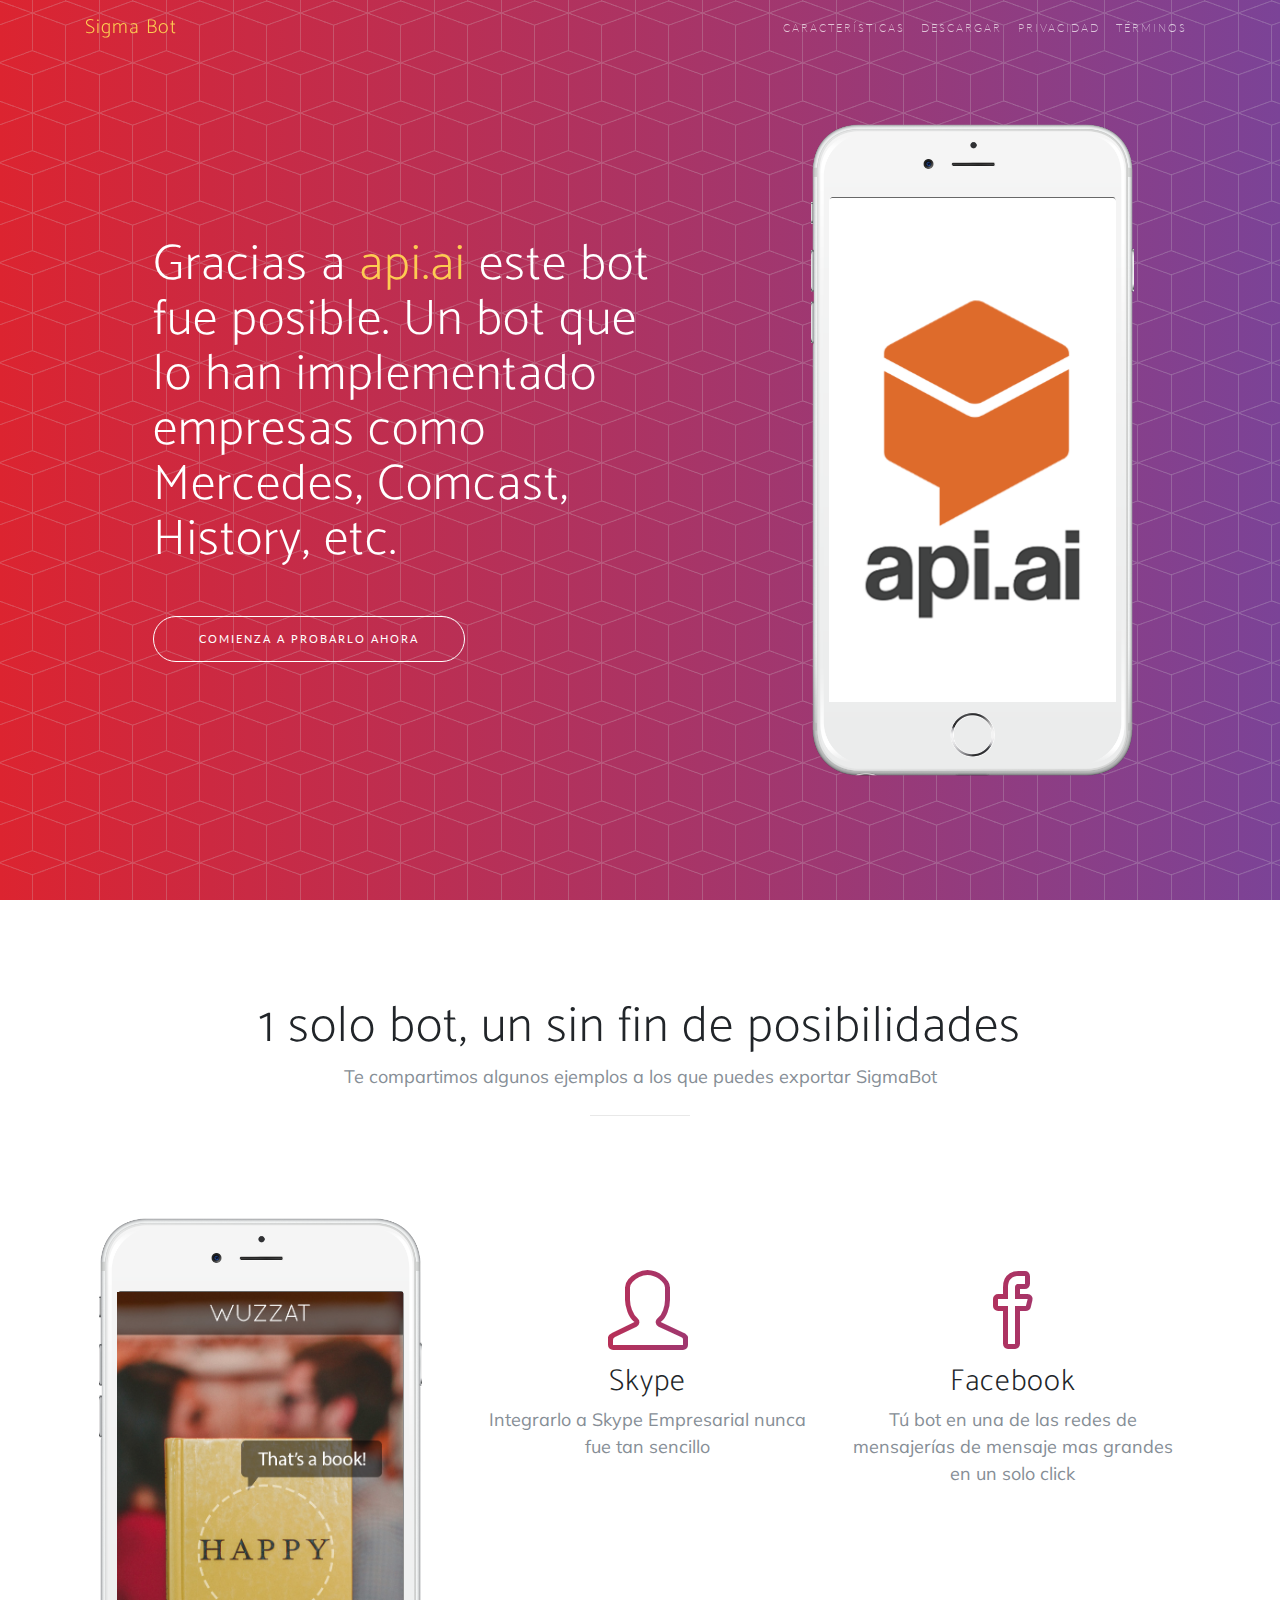
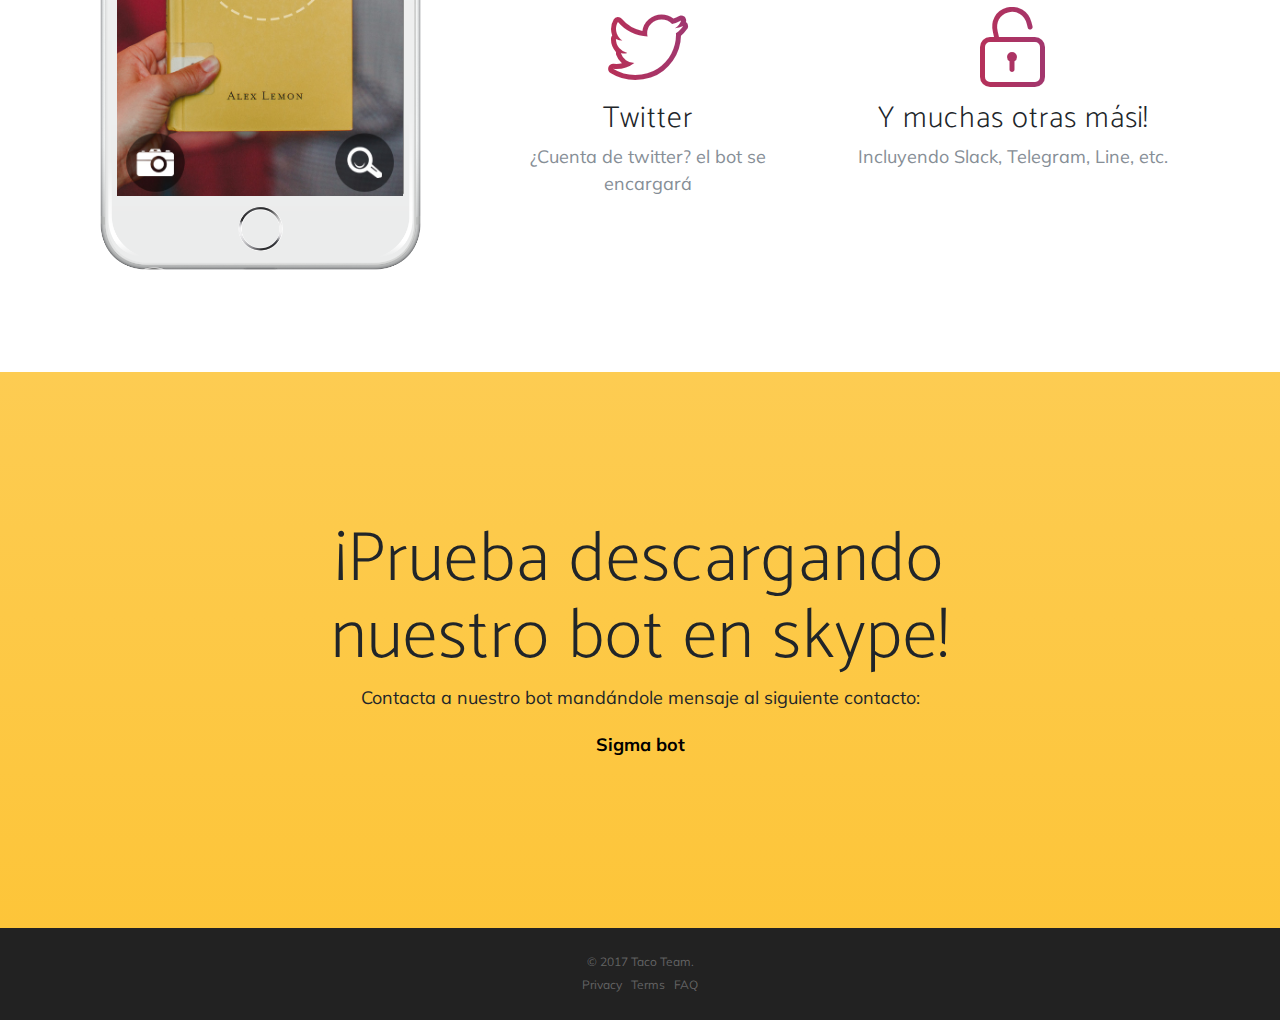
<file: index.html>
<!DOCTYPE html>
<html lang="en">

  <head>

    <meta charset="utf-8">
    <meta name="viewport" content="width=device-width, initial-scale=1, shrink-to-fit=no">
    <meta name="description" content="">
    <meta name="author" content="">

    <title>SigmaBot</title>

    <!-- Bootstrap core CSS -->
    <link href="vendor/bootstrap/css/bootstrap.min.css" rel="stylesheet">

    <!-- Custom fonts for this template -->
    <link rel="stylesheet" href="vendor/font-awesome/css/font-awesome.min.css">
    <link rel="stylesheet" href="vendor/simple-line-icons/css/simple-line-icons.css">
    <link href="https://fonts.googleapis.com/css?family=Lato" rel="stylesheet">
    <link href="https://fonts.googleapis.com/css?family=Catamaran:100,200,300,400,500,600,700,800,900" rel="stylesheet">
    <link href="https://fonts.googleapis.com/css?family=Muli" rel="stylesheet">
    <link rel="shortcut icon" href="img/favicon.ico" type="image/x-icon">
    <link rel="icon" href="img/favicon.ico" type="image/x-icon">
    <!-- Plugin CSS -->
    <link rel="stylesheet" href="device-mockups/device-mockups.min.css">

    <!-- Custom styles for this template -->
    <link href="css/new-age.css" rel="stylesheet">

  </head>

  <body id="page-top">

    <!-- Navigation -->
    <nav class="navbar navbar-expand-lg navbar-light fixed-top" id="mainNav">
      <div class="container">
        <a class="navbar-brand js-scroll-trigger" href="#page-top">Sigma Bot</a>
        <button class="navbar-toggler navbar-toggler-right" type="button" data-toggle="collapse" data-target="#navbarResponsive" aria-controls="navbarResponsive" aria-expanded="false" aria-label="Toggle navigation">
          Menu
          <i class="fa fa-bars"></i>
        </button>
        <div class="collapse navbar-collapse" id="navbarResponsive">
          <ul class="navbar-nav ml-auto">
            <li class="nav-item">
              <a class="nav-link js-scroll-trigger" href="#features">Características</a>
            </li>
            <li class="nav-item">
              <a class="nav-link js-scroll-trigger" href="#download">Descargar</a>
            </li>
            <li class="nav-item">
              <a class="nav-link js-scroll-trigger" href="privacy.html">Privacidad</a>
            </li>
            <li class="nav-item">
              <a class="nav-link js-scroll-trigger" href="terms.html">Términos</a>
            </li>
          </ul>
        </div>
      </div>
    </nav>

    <header class="masthead">
      <div class="container h-100">
        <div class="row h-100">
          <div class="col-lg-7 my-auto">
            <div class="header-content mx-auto">
              <h1 class="mb-5">Gracias a <a href="https://api.ai/">api.ai</a> este bot fue posible. Un bot que lo han implementado empresas como Mercedes, Comcast, History, etc. </h1>
              <a href="#download" class="btn btn-outline btn-xl js-scroll-trigger">Comienza a probarlo ahora</a>
            </div>
          </div>
          <div class="col-lg-5 my-auto">
            <div class="device-container">
              <div class="device-mockup iphone6_plus portrait white">
                <div class="device">
                  <div class="screen">
                    <!-- Demo image for screen mockup, you can put an image here, some HTML, an animation, video, or anything else! -->
                    <img src="img/apiai.png" class="img-fluid" alt="">
                  </div>
                  <div class="button">
                    <!-- You can hook the "home button" to some JavaScript events or just remove it -->
                  </div>
                </div>
              </div>
            </div>
          </div>
        </div>
      </div>
    </header>


    <section class="features" id="features">
      <div class="container">
        <div class="section-heading text-center">
          <h2>1 solo bot, un sin fin de posibilidades</h2>
          <p class="text-muted">Te compartimos algunos ejemplos a los que puedes exportar SigmaBot</p>
          <hr>
        </div>
        <div class="row">
          <div class="col-lg-4 my-auto">
            <div class="device-container">
              <div class="device-mockup iphone6_plus portrait white">
                <div class="device">
                  <div class="screen">
                    <!-- Demo image for screen mockup, you can put an image here, some HTML, an animation, video, or anything else! -->
                    <img src="img/demo-screen-1.jpg" class="img-fluid" alt="">
                  </div>
                  <div class="button">
                    <!-- You can hook the "home button" to some JavaScript events or just remove it -->
                  </div>
                </div>
              </div>
            </div>
          </div>
          <div class="col-lg-8 my-auto">
            <div class="container-fluid">
              <div class="row">
                <div class="col-lg-6">
                  <div class="feature-item">
                    <i class=" icon-user text-primary"></i>
                    <h3>Skype</h3>
                    <p class="text-muted">Integrarlo a Skype Empresarial nunca fue tan sencillo</p>
                  </div>
                </div>
                <div class="col-lg-6">
                  <div class="feature-item">
                    <i class="icon-social-facebook text-primary"></i>
                    <h3>Facebook</h3>
                    <p class="text-muted">Tú bot en una de las redes de mensajerías de mensaje mas grandes en un solo click</p>
                  </div>
                </div>
              </div>
              <div class="row">
                <div class="col-lg-6">
                  <div class="feature-item">
                    <i class="icon-social-twitter text-primary"></i>
                    <h3>Twitter</h3>
                    <p class="text-muted">¿Cuenta de twitter? el bot se encargará</p>
                  </div>
                </div>
                <div class="col-lg-6">
                  <div class="feature-item">
                    <i class="icon-lock-open text-primary"></i>
                    <h3>Y muchas otras más¡!</h3>
                    <p class="text-muted">Incluyendo Slack, Telegram, Line, etc.</p>
                  </div>
                </div>
              </div>
            </div>
          </div>
        </div>
      </div>
    </section>



        <section class="download bg-primary text-center" id="download">
          <div class="container">
            <div class="row">
              <div class="col-md-8 mx-auto">
                <h2 class="section-heading">¡Prueba descargando nuestro bot en skype!</h2>
                <p>Contacta a nuestro bot mandándole mensaje al siguiente contacto: </p>
              <a href="https://join.skype.com/bot/5fca3b82-2a66-4a4f-b232-75a8bcd10675" id="pro" > <center><p><b>Sigma bot</b></p></center></a>
        <!--
                <div class="badges">

                  <a class="badge-link" href="#"><img src="img/google-play-badge.svg" alt=""></a>
                  <a class="badge-link" href="#"><img src="img/app-store-badge.svg" alt=""></a>

                </div>
                  -->
              </div>
            </div>
          </div>
        </section>
<!--
    <section class="cta">
      <div class="cta-content">
        <div class="container">
          <h2>Stop waiting.<br>Start building.</h2>
          <a href="#contact" class="btn btn-outline btn-xl js-scroll-trigger">Let's Get Started!</a>
        </div>
      </div>
      <div class="overlay"></div>
    </section>

    <section class="contact bg-primary" id="contact">
      <div class="container">
        <h2>We
          <i class="fa fa-heart"></i>
          new friends!</h2>
        <ul class="list-inline list-social">
          <li class="list-inline-item social-twitter">
            <a href="#">
              <i class="fa fa-twitter"></i>
            </a>
          </li>
          <li class="list-inline-item social-facebook">
            <a href="#">
              <i class="fa fa-facebook"></i>
            </a>
          </li>
          <li class="list-inline-item social-google-plus">
            <a href="#">
              <i class="fa fa-google-plus"></i>
            </a>
          </li>
        </ul>
      </div>
    </section>
-->
    <footer>
      <div class="container">
        <p>&copy; 2017 Taco Team.</p>
        <ul class="list-inline">
          <li class="list-inline-item">
            <a href="privacy.html">Privacy</a>
          </li>
          <li class="list-inline-item">
            <a href="terms.html">Terms</a>
          </li>
          <li class="list-inline-item">
            <a href="#">FAQ</a>
          </li>
        </ul>
      </div>
    </footer>

    <!-- Bootstrap core JavaScript -->
    <script src="vendor/jquery/jquery.min.js"></script>
    <script src="vendor/popper/popper.min.js"></script>
    <script src="vendor/bootstrap/js/bootstrap.min.js"></script>

    <!-- Plugin JavaScript -->
    <script src="vendor/jquery-easing/jquery.easing.min.js"></script>

    <!-- Custom scripts for this template -->
    <script src="js/new-age.min.js"></script>

  </body>

</html>
</file>
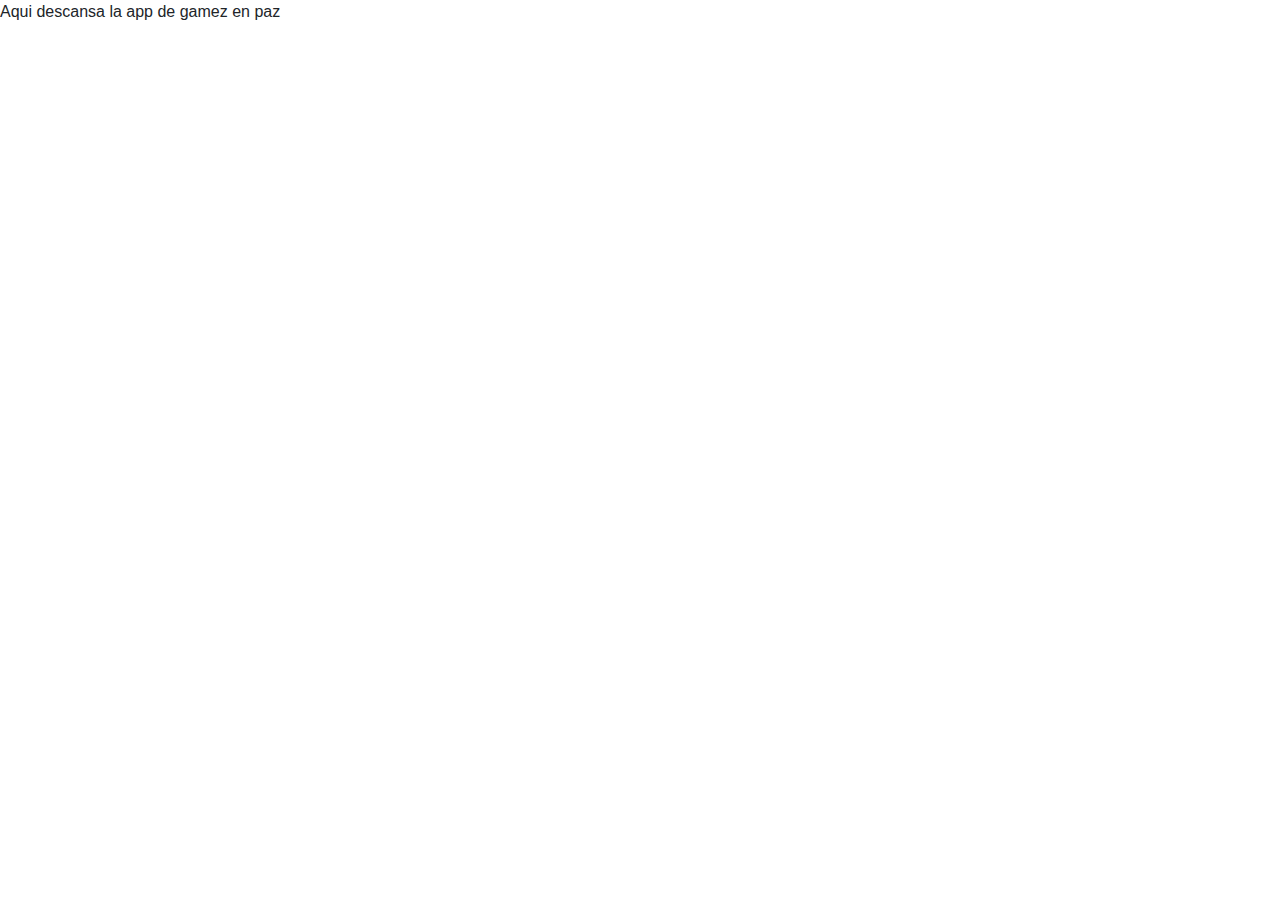
<file: privacy.html>
<!DOCTYPE html>
<html lang="en">

  <head>

    <meta charset="utf-8">
    <meta name="viewport" content="width=device-width, initial-scale=1, shrink-to-fit=no">
    <meta name="description" content="">
    <meta name="author" content="">

    <title>SigmaBot</title>

    <!-- Bootstrap core CSS -->
    <link href="vendor/bootstrap/css/bootstrap.min.css" rel="stylesheet">
  </head>

  <body id="page-top">
    Aqui descansa la app de gamez en paz

  </body>
  </html>
</file>
<file: vendor/simple-line-icons/css/simple-line-icons.css>
@font-face {
  font-family: 'simple-line-icons';
  src: url('../fonts/Simple-Line-Icons.eot?v=2.4.0');
  src: url('../fonts/Simple-Line-Icons.eot?v=2.4.0#iefix') format('embedded-opentype'), url('../fonts/Simple-Line-Icons.woff2?v=2.4.0') format('woff2'), url('../fonts/Simple-Line-Icons.ttf?v=2.4.0') format('truetype'), url('../fonts/Simple-Line-Icons.woff?v=2.4.0') format('woff'), url('../fonts/Simple-Line-Icons.svg?v=2.4.0#simple-line-icons') format('svg');
  font-weight: normal;
  font-style: normal;
}
/*
 Use the following CSS code if you want to have a class per icon.
 Instead of a list of all class selectors, you can use the generic [class*="icon-"] selector, but it's slower:
*/
.icon-user,
.icon-people,
.icon-user-female,
.icon-user-follow,
.icon-user-following,
.icon-user-unfollow,
.icon-login,
.icon-logout,
.icon-emotsmile,
.icon-phone,
.icon-call-end,
.icon-call-in,
.icon-call-out,
.icon-map,
.icon-location-pin,
.icon-direction,
.icon-directions,
.icon-compass,
.icon-layers,
.icon-menu,
.icon-list,
.icon-options-vertical,
.icon-options,
.icon-arrow-down,
.icon-arrow-left,
.icon-arrow-right,
.icon-arrow-up,
.icon-arrow-up-circle,
.icon-arrow-left-circle,
.icon-arrow-right-circle,
.icon-arrow-down-circle,
.icon-check,
.icon-clock,
.icon-plus,
.icon-minus,
.icon-close,
.icon-event,
.icon-exclamation,
.icon-organization,
.icon-trophy,
.icon-screen-smartphone,
.icon-screen-desktop,
.icon-plane,
.icon-notebook,
.icon-mustache,
.icon-mouse,
.icon-magnet,
.icon-energy,
.icon-disc,
.icon-cursor,
.icon-cursor-move,
.icon-crop,
.icon-chemistry,
.icon-speedometer,
.icon-shield,
.icon-screen-tablet,
.icon-magic-wand,
.icon-hourglass,
.icon-graduation,
.icon-ghost,
.icon-game-controller,
.icon-fire,
.icon-eyeglass,
.icon-envelope-open,
.icon-envelope-letter,
.icon-bell,
.icon-badge,
.icon-anchor,
.icon-wallet,
.icon-vector,
.icon-speech,
.icon-puzzle,
.icon-printer,
.icon-present,
.icon-playlist,
.icon-pin,
.icon-picture,
.icon-handbag,
.icon-globe-alt,
.icon-globe,
.icon-folder-alt,
.icon-folder,
.icon-film,
.icon-feed,
.icon-drop,
.icon-drawer,
.icon-docs,
.icon-doc,
.icon-diamond,
.icon-cup,
.icon-calculator,
.icon-bubbles,
.icon-briefcase,
.icon-book-open,
.icon-basket-loaded,
.icon-basket,
.icon-bag,
.icon-action-undo,
.icon-action-redo,
.icon-wrench,
.icon-umbrella,
.icon-trash,
.icon-tag,
.icon-support,
.icon-frame,
.icon-size-fullscreen,
.icon-size-actual,
.icon-shuffle,
.icon-share-alt,
.icon-share,
.icon-rocket,
.icon-question,
.icon-pie-chart,
.icon-pencil,
.icon-note,
.icon-loop,
.icon-home,
.icon-grid,
.icon-graph,
.icon-microphone,
.icon-music-tone-alt,
.icon-music-tone,
.icon-earphones-alt,
.icon-earphones,
.icon-equalizer,
.icon-like,
.icon-dislike,
.icon-control-start,
.icon-control-rewind,
.icon-control-play,
.icon-control-pause,
.icon-control-forward,
.icon-control-end,
.icon-volume-1,
.icon-volume-2,
.icon-volume-off,
.icon-calendar,
.icon-bulb,
.icon-chart,
.icon-ban,
.icon-bubble,
.icon-camrecorder,
.icon-camera,
.icon-cloud-download,
.icon-cloud-upload,
.icon-envelope,
.icon-eye,
.icon-flag,
.icon-heart,
.icon-info,
.icon-key,
.icon-link,
.icon-lock,
.icon-lock-open,
.icon-magnifier,
.icon-magnifier-add,
.icon-magnifier-remove,
.icon-paper-clip,
.icon-paper-plane,
.icon-power,
.icon-refresh,
.icon-reload,
.icon-settings,
.icon-star,
.icon-symbol-female,
.icon-symbol-male,
.icon-target,
.icon-credit-card,
.icon-paypal,
.icon-social-tumblr,
.icon-social-twitter,
.icon-social-facebook,
.icon-social-instagram,
.icon-social-linkedin,
.icon-social-pinterest,
.icon-social-github,
.icon-social-google,
.icon-social-reddit,
.icon-social-skype,
.icon-social-dribbble,
.icon-social-behance,
.icon-social-foursqare,
.icon-social-soundcloud,
.icon-social-spotify,
.icon-social-stumbleupon,
.icon-social-youtube,
.icon-social-dropbox,
.icon-social-vkontakte,
.icon-social-steam {
  font-family: 'simple-line-icons';
  speak: none;
  font-style: normal;
  font-weight: normal;
  font-variant: normal;
  text-transform: none;
  line-height: 1;
  /* Better Font Rendering =========== */
  -webkit-font-smoothing: antialiased;
  -moz-osx-font-smoothing: grayscale;
}
.icon-user:before {
  content: "\e005";
}
.icon-people:before {
  content: "\e001";
}
.icon-user-female:before {
  content: "\e000";
}
.icon-user-follow:before {
  content: "\e002";
}
.icon-user-following:before {
  content: "\e003";
}
.icon-user-unfollow:before {
  content: "\e004";
}
.icon-login:before {
  content: "\e066";
}
.icon-logout:before {
  content: "\e065";
}
.icon-emotsmile:before {
  content: "\e021";
}
.icon-phone:before {
  content: "\e600";
}
.icon-call-end:before {
  content: "\e048";
}
.icon-call-in:before {
  content: "\e047";
}
.icon-call-out:before {
  content: "\e046";
}
.icon-map:before {
  content: "\e033";
}
.icon-location-pin:before {
  content: "\e096";
}
.icon-direction:before {
  content: "\e042";
}
.icon-directions:before {
  content: "\e041";
}
.icon-compass:before {
  content: "\e045";
}
.icon-layers:before {
  content: "\e034";
}
.icon-menu:before {
  content: "\e601";
}
.icon-list:before {
  content: "\e067";
}
.icon-options-vertical:before {
  content: "\e602";
}
.icon-options:before {
  content: "\e603";
}
.icon-arrow-down:before {
  content: "\e604";
}
.icon-arrow-left:before {
  content: "\e605";
}
.icon-arrow-right:before {
  content: "\e606";
}
.icon-arrow-up:before {
  content: "\e607";
}
.icon-arrow-up-circle:before {
  content: "\e078";
}
.icon-arrow-left-circle:before {
  content: "\e07a";
}
.icon-arrow-right-circle:before {
  content: "\e079";
}
.icon-arrow-down-circle:before {
  content: "\e07b";
}
.icon-check:before {
  content: "\e080";
}
.icon-clock:before {
  content: "\e081";
}
.icon-plus:before {
  content: "\e095";
}
.icon-minus:before {
  content: "\e615";
}
.icon-close:before {
  content: "\e082";
}
.icon-event:before {
  content: "\e619";
}
.icon-exclamation:before {
  content: "\e617";
}
.icon-organization:before {
  content: "\e616";
}
.icon-trophy:before {
  content: "\e006";
}
.icon-screen-smartphone:before {
  content: "\e010";
}
.icon-screen-desktop:before {
  content: "\e011";
}
.icon-plane:before {
  content: "\e012";
}
.icon-notebook:before {
  content: "\e013";
}
.icon-mustache:before {
  content: "\e014";
}
.icon-mouse:before {
  content: "\e015";
}
.icon-magnet:before {
  content: "\e016";
}
.icon-energy:before {
  content: "\e020";
}
.icon-disc:before {
  content: "\e022";
}
.icon-cursor:before {
  content: "\e06e";
}
.icon-cursor-move:before {
  content: "\e023";
}
.icon-crop:before {
  content: "\e024";
}
.icon-chemistry:before {
  content: "\e026";
}
.icon-speedometer:before {
  content: "\e007";
}
.icon-shield:before {
  content: "\e00e";
}
.icon-screen-tablet:before {
  content: "\e00f";
}
.icon-magic-wand:before {
  content: "\e017";
}
.icon-hourglass:before {
  content: "\e018";
}
.icon-graduation:before {
  content: "\e019";
}
.icon-ghost:before {
  content: "\e01a";
}
.icon-game-controller:before {
  content: "\e01b";
}
.icon-fire:before {
  content: "\e01c";
}
.icon-eyeglass:before {
  content: "\e01d";
}
.icon-envelope-open:before {
  content: "\e01e";
}
.icon-envelope-letter:before {
  content: "\e01f";
}
.icon-bell:before {
  content: "\e027";
}
.icon-badge:before {
  content: "\e028";
}
.icon-anchor:before {
  content: "\e029";
}
.icon-wallet:before {
  content: "\e02a";
}
.icon-vector:before {
  content: "\e02b";
}
.icon-speech:before {
  content: "\e02c";
}
.icon-puzzle:before {
  content: "\e02d";
}
.icon-printer:before {
  content: "\e02e";
}
.icon-present:before {
  content: "\e02f";
}
.icon-playlist:before {
  content: "\e030";
}
.icon-pin:before {
  content: "\e031";
}
.icon-picture:before {
  content: "\e032";
}
.icon-handbag:before {
  content: "\e035";
}
.icon-globe-alt:before {
  content: "\e036";
}
.icon-globe:before {
  content: "\e037";
}
.icon-folder-alt:before {
  content: "\e039";
}
.icon-folder:before {
  content: "\e089";
}
.icon-film:before {
  content: "\e03a";
}
.icon-feed:before {
  content: "\e03b";
}
.icon-drop:before {
  content: "\e03e";
}
.icon-drawer:before {
  content: "\e03f";
}
.icon-docs:before {
  content: "\e040";
}
.icon-doc:before {
  content: "\e085";
}
.icon-diamond:before {
  content: "\e043";
}
.icon-cup:before {
  content: "\e044";
}
.icon-calculator:before {
  content: "\e049";
}
.icon-bubbles:before {
  content: "\e04a";
}
.icon-briefcase:before {
  content: "\e04b";
}
.icon-book-open:before {
  content: "\e04c";
}
.icon-basket-loaded:before {
  content: "\e04d";
}
.icon-basket:before {
  content: "\e04e";
}
.icon-bag:before {
  content: "\e04f";
}
.icon-action-undo:before {
  content: "\e050";
}
.icon-action-redo:before {
  content: "\e051";
}
.icon-wrench:before {
  content: "\e052";
}
.icon-umbrella:before {
  content: "\e053";
}
.icon-trash:before {
  content: "\e054";
}
.icon-tag:before {
  content: "\e055";
}
.icon-support:before {
  content: "\e056";
}
.icon-frame:before {
  content: "\e038";
}
.icon-size-fullscreen:before {
  content: "\e057";
}
.icon-size-actual:before {
  content: "\e058";
}
.icon-shuffle:before {
  content: "\e059";
}
.icon-share-alt:before {
  content: "\e05a";
}
.icon-share:before {
  content: "\e05b";
}
.icon-rocket:before {
  content: "\e05c";
}
.icon-question:before {
  content: "\e05d";
}
.icon-pie-chart:before {
  content: "\e05e";
}
.icon-pencil:before {
  content: "\e05f";
}
.icon-note:before {
  content: "\e060";
}
.icon-loop:before {
  content: "\e064";
}
.icon-home:before {
  content: "\e069";
}
.icon-grid:before {
  content: "\e06a";
}
.icon-graph:before {
  content: "\e06b";
}
.icon-microphone:before {
  content: "\e063";
}
.icon-music-tone-alt:before {
  content: "\e061";
}
.icon-music-tone:before {
  content: "\e062";
}
.icon-earphones-alt:before {
  content: "\e03c";
}
.icon-earphones:before {
  content: "\e03d";
}
.icon-equalizer:before {
  content: "\e06c";
}
.icon-like:before {
  content: "\e068";
}
.icon-dislike:before {
  content: "\e06d";
}
.icon-control-start:before {
  content: "\e06f";
}
.icon-control-rewind:before {
  content: "\e070";
}
.icon-control-play:before {
  content: "\e071";
}
.icon-control-pause:before {
  content: "\e072";
}
.icon-control-forward:before {
  content: "\e073";
}
.icon-control-end:before {
  content: "\e074";
}
.icon-volume-1:before {
  content: "\e09f";
}
.icon-volume-2:before {
  content: "\e0a0";
}
.icon-volume-off:before {
  content: "\e0a1";
}
.icon-calendar:before {
  content: "\e075";
}
.icon-bulb:before {
  content: "\e076";
}
.icon-chart:before {
  content: "\e077";
}
.icon-ban:before {
  content: "\e07c";
}
.icon-bubble:before {
  content: "\e07d";
}
.icon-camrecorder:before {
  content: "\e07e";
}
.icon-camera:before {
  content: "\e07f";
}
.icon-cloud-download:before {
  content: "\e083";
}
.icon-cloud-upload:before {
  content: "\e084";
}
.icon-envelope:before {
  content: "\e086";
}
.icon-eye:before {
  content: "\e087";
}
.icon-flag:before {
  content: "\e088";
}
.icon-heart:before {
  content: "\e08a";
}
.icon-info:before {
  content: "\e08b";
}
.icon-key:before {
  content: "\e08c";
}
.icon-link:before {
  content: "\e08d";
}
.icon-lock:before {
  content: "\e08e";
}
.icon-lock-open:before {
  content: "\e08f";
}
.icon-magnifier:before {
  content: "\e090";
}
.icon-magnifier-add:before {
  content: "\e091";
}
.icon-magnifier-remove:before {
  content: "\e092";
}
.icon-paper-clip:before {
  content: "\e093";
}
.icon-paper-plane:before {
  content: "\e094";
}
.icon-power:before {
  content: "\e097";
}
.icon-refresh:before {
  content: "\e098";
}
.icon-reload:before {
  content: "\e099";
}
.icon-settings:before {
  content: "\e09a";
}
.icon-star:before {
  content: "\e09b";
}
.icon-symbol-female:before {
  content: "\e09c";
}
.icon-symbol-male:before {
  content: "\e09d";
}
.icon-target:before {
  content: "\e09e";
}
.icon-credit-card:before {
  content: "\e025";
}
.icon-paypal:before {
  content: "\e608";
}
.icon-social-tumblr:before {
  content: "\e00a";
}
.icon-social-twitter:before {
  content: "\e009";
}
.icon-social-facebook:before {
  content: "\e00b";
}
.icon-social-instagram:before {
  content: "\e609";
}
.icon-social-linkedin:before {
  content: "\e60a";
}
.icon-social-pinterest:before {
  content: "\e60b";
}
.icon-social-github:before {
  content: "\e60c";
}
.icon-social-google:before {
  content: "\e60d";
}
.icon-social-reddit:before {
  content: "\e60e";
}
.icon-social-skype:before {
  content: "\e60f";
}
.icon-social-dribbble:before {
  content: "\e00d";
}
.icon-social-behance:before {
  content: "\e610";
}
.icon-social-foursqare:before {
  content: "\e611";
}
.icon-social-soundcloud:before {
  content: "\e612";
}
.icon-social-spotify:before {
  content: "\e613";
}
.icon-social-stumbleupon:before {
  content: "\e614";
}
.icon-social-youtube:before {
  content: "\e008";
}
.icon-social-dropbox:before {
  content: "\e00c";
}
.icon-social-vkontakte:before {
  content: "\e618";
}
.icon-social-steam:before {
  content: "\e620";
}
</file>
<file: device-mockups/device-mockups.min.css>
.device-mockup{position:relative;width:100%;padding-bottom:61.775701%}.device-mockup>.device{position:absolute;top:0;bottom:0;left:0;right:0;width:100%;height:100%;background-size:100% 100%;background-repeat:no-repeat;background-image:url(macbook/macbook.png)}.device-mockup>.device>.screen{position:absolute;top:11.0438729%;bottom:14.6747352%;left:13.364486%;right:13.364486%;overflow:hidden}.device-mockup>.device>.button{position:absolute;top:0;left:0;display:none;overflow:hidden;border-radius:100%;-webkit-border-radius:100%;-moz-border-radius:100%;cursor:pointer}.device-mockup.imac{padding-bottom:81.230769%}.device-mockup.imac>.device{background-image:url(imac/imac.png)}.device-mockup.imac>.device>.screen{top:8.20707071%;bottom:31.6919192%;left:6.61538462%;right:6.61538462%}.device-mockup.macbook{padding-bottom:61.775701%}.device-mockup.macbook>.device{background-image:url(macbook/macbook.png)}.device-mockup.macbook>.device>.screen{top:11.0438729%;bottom:14.6747352%;left:13.364486%;right:13.364486%}.device-mockup.macbook_2015{padding-bottom:57.5%}.device-mockup.macbook_2015.grey>.device,.device-mockup.macbook_2015>.device{background-image:url(macbook_2015/grey.png)}.device-mockup.macbook_2015.silver>.device,.device-mockup.macbook_2015>.device{background-image:url(macbook_2015/silver.png)}.device-mockup.macbook_2015.gold>.device,.device-mockup.macbook_2015>.device{background-image:url(macbook_2015/gold.png)}.device-mockup.macbook_2015>.device>.screen{top:7.5%;bottom:10.9%;left:12.46%;right:12.56%}.device-mockup.iphone5,.device-mockup.iphone5.portrait{padding-bottom:210.57%}.device-mockup.iphone5.landscape{padding-bottom:47.49%}.device-mockup.iphone5.black>.device,.device-mockup.iphone5.portrait.black>.device,.device-mockup.iphone5>.device{background-image:url(iphone5/iphone5_port_black.png)}.device-mockup.iphone5.landscape.black>.device,.device-mockup.iphone5.landscape>.device{background-image:url(iphone5/iphone5_land_black.png)}.device-mockup.iphone5.portrait.white>.device,.device-mockup.iphone5.white>.device{background-image:url(iphone5/iphone5_port_white.png)}.device-mockup.iphone5.landscape.white>.device{background-image:url(iphone5/iphone5_land_white.png)}.device-mockup.iphone5.portrait>.device>.screen,.device-mockup.iphone5>.device>.screen{top:14.78%;bottom:13.78%;left:8.77%;right:7.77%}.device-mockup.iphone5.landscape>.device>.screen{top:7.422488%;bottom:8.422488%;left:14.919127%;right:14.019127%}.device-mockup.iphone5.portrait>.device>.button,.device-mockup.iphone5>.device>.button{display:block;top:88.3%;bottom:2.5%;left:40%;right:40%}.device-mockup.iphone5.landscape>.device>.button{display:block;top:40%;bottom:41%;left:88.4%;right:2.3%}.device-mockup.iphone_se,.device-mockup.iphone_se.portrait{padding-bottom:209.83%}.device-mockup.iphone_se.landscape{padding-bottom:47.66%}.device-mockup.iphone_se.black>.device,.device-mockup.iphone_se.portrait.black>.device,.device-mockup.iphone_se>.device{background-image:url(iphone_se/iphone_se_port_black.png)}.device-mockup.iphone_se.landscape.black>.device,.device-mockup.iphone_se.landscape>.device{background-image:url(iphone_se/iphone_se_land_black.png)}.device-mockup.iphone_se.portrait.white>.device,.device-mockup.iphone_se.white>.device{background-image:url(iphone_se/iphone_se_port_white.png)}.device-mockup.iphone_se.landscape.white>.device{background-image:url(iphone_se/iphone_se_land_white.png)}.device-mockup.iphone_se.gold>.device,.device-mockup.iphone_se.portrait.gold>.device{background-image:url(iphone_se/iphone_se_port_gold.png)}.device-mockup.iphone_se.landscape.gold>.device{background-image:url(iphone_se/iphone_se_land_gold.png)}.device-mockup.iphone_se.portrait.rose>.device,.device-mockup.iphone_se.rose>.device{background-image:url(iphone_se/iphone_se_port_rose.png)}.device-mockup.iphone_se.landscape.rose>.device{background-image:url(iphone_se/iphone_se_land_rose.png)}.device-mockup.iphone_se.portrait>.device>.screen,.device-mockup.iphone_se>.device>.screen{top:16.28%;bottom:16.28%;left:11.77%;right:11.77%}.device-mockup.iphone_se.landscape>.device>.screen{top:11.722488%;bottom:11.722488%;left:16.0191273%;right:16.0191273%}.device-mockup.iphone_se.portrait>.device>.button,.device-mockup.iphone_se>.device>.button{display:block;top:86.3%;bottom:5.5%;left:42%;right:42%}.device-mockup.iphone_se.landscape>.device>.button{display:block;top:42%;bottom:42%;left:86.4%;right:5.1%}.device-mockup.iphone6,.device-mockup.iphone6.portrait{padding-bottom:207.19%}.device-mockup.iphone6.landscape{padding-bottom:48.76%}.device-mockup.iphone6.black>.device,.device-mockup.iphone6.portrait.black>.device,.device-mockup.iphone6>.device{background-image:url(iphone_6/iphone_6_port_black.png)}.device-mockup.iphone6.landscape.black>.device,.device-mockup.iphone6.landscape>.device{background-image:url(iphone_6/iphone_6_land_black.png)}.device-mockup.iphone6.portrait.white>.device,.device-mockup.iphone6.white>.device{background-image:url(iphone_6/iphone_6_port_white.png)}.device-mockup.iphone6.landscape.white>.device{background-image:url(iphone_6/iphone_6_land_white.png)}.device-mockup.iphone6.gold>.device,.device-mockup.iphone6.portrait.gold>.device{background-image:url(iphone_6/iphone_6_port_gold.png)}.device-mockup.iphone6.landscape.gold>.device{background-image:url(iphone_6/iphone_6_land_gold.png)}.device-mockup.iphone6.portrait>.device>.screen,.device-mockup.iphone6>.device>.screen{top:12.58%;bottom:12.88%;left:6.77%;right:6.77%}.device-mockup.iphone6.landscape>.device>.screen{top:6.77%;bottom:6.77%;left:12.58%;right:12.88%}.device-mockup.iphone6.portrait>.device>.button,.device-mockup.iphone6>.device>.button{display:block;top:88.6%;bottom:3.2%;left:42%;right:42%}.device-mockup.iphone6.landscape>.device>.button{display:block;top:42%;bottom:42%;left:88.6%;right:3.2%}.device-mockup.iphone6_plus,.device-mockup.iphone6_plus.portrait{padding-bottom:201.76%}.device-mockup.iphone6_plus.landscape{padding-bottom:49.56%}.device-mockup.iphone6_plus.black>.device,.device-mockup.iphone6_plus.portrait.black>.device,.device-mockup.iphone6_plus>.device{background-image:url(iphone_6_plus/iphone_6_plus_black_port.png)}.device-mockup.iphone6_plus.landscape.black>.device,.device-mockup.iphone6_plus.landscape>.device{background-image:url(iphone_6_plus/iphone_6_plus_black_land.png)}.device-mockup.iphone6_plus.portrait.white>.device,.device-mockup.iphone6_plus.white>.device{background-image:url(iphone_6_plus/iphone_6_plus_white_port.png)}.device-mockup.iphone6_plus.landscape.white>.device{background-image:url(iphone_6_plus/iphone_6_plus_white_land.png)}.device-mockup.iphone6_plus.gold>.device,.device-mockup.iphone6_plus.portrait.gold>.device{background-image:url(iphone_6_plus/iphone_6_plus_gold_port.png)}.device-mockup.iphone6_plus.landscape.gold>.device{background-image:url(iphone_6_plus/iphone_6_plus_gold_land.png)}.device-mockup.iphone6_plus.portrait>.device>.screen,.device-mockup.iphone6_plus>.device>.screen{top:11.58%;bottom:11.58%;left:5.97%;right:5.97%}.device-mockup.iphone6_plus.landscape>.device>.screen{top:5.97%;bottom:5.97%;left:11.38%;right:11.58%}.device-mockup.iphone6_plus.portrait>.device>.button,.device-mockup.iphone6_plus>.device>.button{display:block;top:89.9%;bottom:3.2%;left:43%;right:43%}.device-mockup.iphone6_plus.landscape>.device>.button{display:block;top:43%;bottom:43%;left:89.9%;right:3.2%}.device-mockup.ipad,.device-mockup.ipad.portrait{padding-bottom:128.406276%}.device-mockup.ipad.landscape{padding-bottom:79.9086758%}.device-mockup.ipad.black>.device,.device-mockup.ipad.portrait.black>.device,.device-mockup.ipad>.device{background-image:url(ipad/ipad_port_black.png)}.device-mockup.ipad.portrait.white>.device,.device-mockup.ipad.white>.device{background-image:url(ipad/ipad_port_white.png)}.device-mockup.ipad.landscape.black>.device,.device-mockup.ipad.landscape>.device{background-image:url(ipad/ipad_land_black.png)}.device-mockup.ipad.landscape.white>.device{background-image:url(ipad/ipad_land_white.png)}.device-mockup.ipad.portrait>.device>.screen,.device-mockup.ipad>.device>.screen{top:12.025723%;bottom:12.154341%;left:13.45995%;right:13.45995%}.device-mockup.ipad.landscape>.device>.screen{top:13.87755102%;bottom:13.87755102%;left:11.5459883%;right:11.5459883%}.device-mockup.ipad.portrait>.device>.button,.device-mockup.ipad>.device>.button{display:block;top:90.2%;bottom:5.5%;left:47.3%;right:47.3%}.device-mockup.ipad.landscape>.device>.button{display:block;top:47.3%;bottom:47.3%;left:90.8%;right:4.9%}.device-mockup.ipad_air,.device-mockup.ipad_air.portrait{padding-bottom:141.27%}.device-mockup.ipad_air.landscape{padding-bottom:70.79%}.device-mockup.ipad_air.grey>.device,.device-mockup.ipad_air.portrait.grey>.device,.device-mockup.ipad_air>.device{background-image:url(ipad_air/ipad_air_gray_port.png)}.device-mockup.ipad_air.portrait.silver>.device,.device-mockup.ipad_air.silver>.device{background-image:url(ipad_air/ipad_air_silver_port.png)}.device-mockup.ipad_air.landscape.grey>.device,.device-mockup.ipad_air.landscape>.device{background-image:url(ipad_air/ipad_air_gray_land.png)}.device-mockup.ipad_air.landscape.silver>.device{background-image:url(ipad_air/ipad_air_silver_land.png)}.device-mockup.ipad_air.portrait>.device>.screen,.device-mockup.ipad_air>.device>.screen{top:9.025723%;bottom:9.154341%;left:7.45995%;right:6.45995%}.device-mockup.ipad_air.landscape>.device>.screen{top:6.877551%;bottom:6.877551%;left:9.545988%;right:9.545988%}.device-mockup.ipad_air.portrait>.device>.button,.device-mockup.ipad_air>.device>.button{display:block;top:93.2%;bottom:2.5%;left:47.3%;right:47.3%}.device-mockup.ipad_air.landscape>.device>.button{display:block;top:47.3%;bottom:47.3%;left:93.1%;right:2.1%}.device-mockup.ipad_air_2,.device-mockup.ipad_air_2.portrait{padding-bottom:141.38%}.device-mockup.ipad_air_2.landscape{padding-bottom:70.73%}.device-mockup.ipad_air_2.grey>.device,.device-mockup.ipad_air_2.portrait.grey>.device,.device-mockup.ipad_air_2>.device{background-image:url(ipad_air_2/ipad_air_2_gray_port.png)}.device-mockup.ipad_air_2.portrait.silver>.device,.device-mockup.ipad_air_2.silver>.device{background-image:url(ipad_air_2/ipad_air_2_silver_port.png)}.device-mockup.ipad_air_2.gold>.device,.device-mockup.ipad_air_2.portrait.gold>.device{background-image:url(ipad_air_2/ipad_air_2_gold_port.png)}.device-mockup.ipad_air_2.landscape.grey>.device,.device-mockup.ipad_air_2.landscape>.device{background-image:url(ipad_air_2/ipad_air_2_gray_land.png)}.device-mockup.ipad_air_2.landscape.silver>.device{background-image:url(ipad_air_2/ipad_air_2_silver_land.png)}.device-mockup.ipad_air_2.landscape.gold>.device{background-image:url(ipad_air_2/ipad_air_2_gold_land.png)}.device-mockup.ipad_air_2.portrait>.device>.screen,.device-mockup.ipad_air_2>.device>.screen{top:9.025723%;bottom:8.854341%;left:6.15995%;right:6.15995%}.device-mockup.ipad_air_2.landscape>.device>.screen{top:6.277551%;bottom:6.277551%;left:8.545988%;right:8.545988%}.device-mockup.ipad_air_2.portrait>.device>.button,.device-mockup.ipad_air_2>.device>.button{display:block;top:93.2%;bottom:2.1%;left:46.3%;right:46.5%}.device-mockup.ipad_air_2.landscape>.device>.button{display:block;top:46.5%;bottom:46.8%;left:93.5%;right:1.9%}.device-mockup.ipad_pro,.device-mockup.ipad_pro.portrait{padding-bottom:138.63%}.device-mockup.ipad_pro.landscape{padding-bottom:72.14%}.device-mockup.ipad_pro.grey>.device,.device-mockup.ipad_pro.portrait.grey>.device,.device-mockup.ipad_pro>.device{background-image:url(ipad_pro/ipad_pro_port_black.png)}.device-mockup.ipad_pro.portrait.silver>.device,.device-mockup.ipad_pro.silver>.device{background-image:url(ipad_pro/ipad_pro_port_silver.png)}.device-mockup.ipad_pro.gold>.device,.device-mockup.ipad_pro.portrait.gold>.device{background-image:url(ipad_pro/ipad_pro_port_gold.png)}.device-mockup.ipad_pro.landscape.grey>.device,.device-mockup.ipad_pro.landscape>.device{background-image:url(ipad_pro/ipad_pro_land_black.png)}.device-mockup.ipad_pro.landscape.silver>.device{background-image:url(ipad_pro/ipad_pro_land_silver.png)}.device-mockup.ipad_pro.landscape.gold>.device{background-image:url(ipad_pro/ipad_pro_land_gold.png)}.device-mockup.ipad_pro.portrait>.device>.screen,.device-mockup.ipad_pro>.device>.screen{top:7.025723%;bottom:6.854341%;left:5.15995%;right:5.15995%}.device-mockup.ipad_pro.landscape>.device>.screen{top:5.177551%;bottom:5.177551%;left:6.945988%;right:6.945988%}.device-mockup.ipad_pro.portrait>.device>.button,.device-mockup.ipad_pro>.device>.button{display:block;top:94.9%;bottom:1.5%;left:47.3%;right:47.1%}.device-mockup.ipad_pro.landscape>.device>.button{display:block;top:47.5%;bottom:47.5%;left:94.8%;right:1.5%}.device-mockup.galaxy_s3,.device-mockup.galaxy_s3.portrait{padding-bottom:178.787879%}.device-mockup.galaxy_s3.landscape{padding-bottom:55.9322034%}.device-mockup.galaxy_s3.black>.device,.device-mockup.galaxy_s3.portrait.black>.device,.device-mockup.galaxy_s3>.device{background-image:url(galaxy_s3/s3_port_black.png)}.device-mockup.galaxy_s3.landscape.black>.device,.device-mockup.galaxy_s3.landscape>.device{background-image:url(galaxy_s3/s3_land_black.png)}.device-mockup.galaxy_s3.portrait.white>.device,.device-mockup.galaxy_s3.white>.device{background-image:url(galaxy_s3/s3_port_white.png)}.device-mockup.galaxy_s3.landscape.white>.device{background-image:url(galaxy_s3/s3_land_white.png)}.device-mockup.galaxy_s3.portrait>.device>.screen,.device-mockup.galaxy_s3>.device>.screen{top:12.3728814%;bottom:15.5367232%;left:13.8383838%;right:13.8383838%}.device-mockup.galaxy_s3.landscape>.device>.screen{top:13.8383838%;bottom:13.8383838%;left:12.3728814%;right:15.5367232%}.device-mockup.galaxy_s5,.device-mockup.galaxy_s5.portrait{padding-bottom:194.188862%}.device-mockup.galaxy_s5.landscape{padding-bottom:51.496259%}.device-mockup.galaxy_s5.black>.device,.device-mockup.galaxy_s5.portrait.black>.device,.device-mockup.galaxy_s5>.device{background-image:url(galaxy_s5/galaxy_s5_port_black.png)}.device-mockup.galaxy_s5.landscape.black>.device,.device-mockup.galaxy_s5.landscape>.device{background-image:url(galaxy_s5/galaxy_s5_land_black.png)}.device-mockup.galaxy_s5.portrait.white>.device,.device-mockup.galaxy_s5.white>.device{background-image:url(galaxy_s5/galaxy_s5_port_white.png)}.device-mockup.galaxy_s5.landscape.white>.device{background-image:url(galaxy_s5/galaxy_s5_land_white.png)}.device-mockup.galaxy_s5.portrait>.device>.screen,.device-mockup.galaxy_s5>.device>.screen{top:10.2%;bottom:10.1%;left:6.3%;right:6.4%}.device-mockup.galaxy_s5.landscape>.device>.screen{top:6.6%;bottom:6.2%;left:10.15%;right:10%}.device-mockup.galaxy_tab4,.device-mockup.galaxy_tab4.landscape{padding-bottom:72.689464%}.device-mockup.galaxy_tab4.black>.device,.device-mockup.galaxy_tab4.landscape.black>.device,.device-mockup.galaxy_tab4>.device{background-image:url(galaxy_tab4/galaxy_tab4_land_black.png)}.device-mockup.galaxy_tab4.landscape.white>.device,.device-mockup.galaxy_tab4.white>.device{background-image:url(galaxy_tab4/galaxy_tab4_land_white.png)}.device-mockup.galaxy_tab4.landscape>.device>.screen,.device-mockup.galaxy_tab4>.device>.screen{top:11.5%;bottom:11.5%;left:5.4%;right:5.2%}.device-mockup.lumia920,.device-mockup.lumia920.portrait{padding-bottom:172.796353%}.device-mockup.lumia920.landscape{padding-bottom:56.3330381%}.device-mockup.lumia920.portrait>.device,.device-mockup.lumia920>.device{background-image:url(lumia920/lumia920_port.png)}.device-mockup.lumia920.landscape>.device{background-image:url(lumia920/lumia920_land.png)}.device-mockup.lumia920.portrait>.device>.screen,.device-mockup.lumia920>.device>.screen{top:10.6420405%;bottom:18.9973615%;left:13.5258359%;right:13.5258359%}.device-mockup.lumia920.landscape>.device>.screen{top:12.2641509%;bottom:12.2641509%;left:10.5403012%;right:18.6005314%}.device-mockup.nexus7,.device-mockup.nexus7.portrait{padding-bottom:156.521739%}.device-mockup.nexus7.landscape{padding-bottom:63.6678201%}.device-mockup.nexus7.portrait>.device,.device-mockup.nexus7>.device{background-image:url(nexus7/nexus7_port.png)}.device-mockup.nexus7.landscape>.device{background-image:url(nexus7/nexus7_land.png)}.device-mockup.nexus7.portrait>.device>.screen,.device-mockup.nexus7>.device>.screen{top:13.1365741%;bottom:12.7893519%;left:13.7681159%;right:13.7681159%}.device-mockup.nexus7.landscape>.device>.screen{top:13.7681159%;bottom:13.7681159%;left:13.0911188%;right:13.0911188%}.device-mockup.surface,.device-mockup.surface.landscape{padding-bottom:64.7584973%}.device-mockup.surface.landscape>.device,.device-mockup.surface>.device{background-image:url(surface/surface.png)}.device-mockup.surface.landscape>.device>.screen,.device-mockup.surface>.device>.screen{top:14.5488029%;bottom:14.9171271%;left:9.36195587%;right:9.36195587%}.device-mockup.samsung_tv,.device-mockup.samsung_tv.landscape{padding-bottom:64.68%}.device-mockup.samsung_tv.landscape>.device,.device-mockup.samsung_tv>.device{background-image:url(samsung_tv/samsung_tv.png)}.device-mockup.samsung_tv.landscape>.device>.screen,.device-mockup.samsung_tv>.device>.screen{top:2.148803%;bottom:12.817127%;left:1.261956%;right:1.361956%}
</file>
<file: css/new-age.css>
/*!
 * Start Bootstrap - New Age v4.0.0-beta (http://startbootstrap.com/template-overviews/new-age)
 * Copyright 2013-2017 Start Bootstrap
 * Licensed under MIT (https://github.com/BlackrockDigital/startbootstrap-new-age/blob/master/LICENSE)
 */
html,
body {
  width: 100%;
  height: 100%; }

body {
  font-family: 'Muli', 'Helvetica', 'Arial', 'sans-serif'; }

a {
  color: #fdcc52;
  -webkit-transition: all .35s;
  -moz-transition: all .35s;
  transition: all .35s; }
  a:hover, a:focus {
    color: #fcbd20; }

hr {
  max-width: 100px;
  margin: 25px auto 0;
  border-width: 1px;
  border-color: rgba(34, 34, 34, 0.1); }

hr.light {
  border-color: white; }

h1,
h2,
h3,
h4,
h5,
h6 {
  font-family: 'Catamaran', 'Helvetica', 'Arial', 'sans-serif';
  font-weight: 200;
  letter-spacing: 1px; }

p {
  font-size: 18px;
  line-height: 1.5;
  margin-bottom: 20px; }

section {
  padding: 100px 0; }
  section h2 {
    font-size: 50px; }

#mainNav {
  border-color: rgba(34, 34, 34, 0.05);
  background-color: white;
  -webkit-transition: all .35s;
  -moz-transition: all .35s;
  transition: all .35s;
  font-family: 'Catamaran', 'Helvetica', 'Arial', 'sans-serif';
  font-weight: 200;
  letter-spacing: 1px; }
  #mainNav .navbar-brand {
    color: #fdcc52;
    font-family: 'Catamaran', 'Helvetica', 'Arial', 'sans-serif';
    font-weight: 200;
    letter-spacing: 1px; }
    #mainNav .navbar-brand:hover, #mainNav .navbar-brand:focus {
      color: #fcbd20; }
  #mainNav .navbar-toggler {
    font-size: 12px;
    padding: 8px 10px;
    color: #222222; }
  #mainNav .navbar-nav > li > a {
    font-size: 11px;
    font-family: 'Lato', 'Helvetica', 'Arial', 'sans-serif';
    letter-spacing: 2px;
    text-transform: uppercase; }
    #mainNav .navbar-nav > li > a.active {
      color: #fdcc52 !important;
      background-color: transparent; }
      #mainNav .navbar-nav > li > a.active:hover {
        background-color: transparent; }
  #mainNav .navbar-nav > li > a,
  #mainNav .navbar-nav > li > a:focus {
    color: #222222; }
    #mainNav .navbar-nav > li > a:hover,
    #mainNav .navbar-nav > li > a:focus:hover {
      color: #fdcc52; }
  @media (min-width: 992px) {
    #mainNav {
      border-color: transparent;
      background-color: transparent; }
      #mainNav .navbar-brand {
        color: fade(white, 70%); }
        #mainNav .navbar-brand:hover, #mainNav .navbar-brand:focus {
          color: white; }
      #mainNav .navbar-nav > li > a,
      #mainNav .navbar-nav > li > a:focus {
        color: rgba(255, 255, 255, 0.7); }
        #mainNav .navbar-nav > li > a:hover,
        #mainNav .navbar-nav > li > a:focus:hover {
          color: white; }
      #mainNav.navbar-shrink {
        border-color: rgba(34, 34, 34, 0.1);
        background-color: white; }
        #mainNav.navbar-shrink .navbar-brand {
          color: #222222; }
          #mainNav.navbar-shrink .navbar-brand:hover, #mainNav.navbar-shrink .navbar-brand:focus {
            color: #fdcc52; }
        #mainNav.navbar-shrink .navbar-nav > li > a,
        #mainNav.navbar-shrink .navbar-nav > li > a:focus {
          color: #222222; }
          #mainNav.navbar-shrink .navbar-nav > li > a:hover,
          #mainNav.navbar-shrink .navbar-nav > li > a:focus:hover {
            color: #fdcc52; } }

header.masthead {
  position: relative;
  width: 100%;
  padding-top: 150px;
  padding-bottom: 100px;
  color: white;
  background: url("../img/bg-pattern.png"), #7b4397;
  background: url("../img/bg-pattern.png"), -webkit-linear-gradient(to left, #7b4397, #dc2430);
  background: url("../img/bg-pattern.png"), linear-gradient(to left, #7b4397, #dc2430); }
  header.masthead .header-content {
    max-width: 500px;
    margin-bottom: 100px;
    text-align: center; }
    header.masthead .header-content h1 {
      font-size: 30px; }
  header.masthead .device-container {
    max-width: 325px;
    margin-right: auto;
    margin-left: auto; }
    header.masthead .device-container .screen img {
      border-radius: 3px; }
  @media (min-width: 992px) {
    header.masthead {
      height: 100vh;
      min-height: 775px;
      padding-top: 0;
      padding-bottom: 0; }
      header.masthead .header-content {
        margin-bottom: 0;
        text-align: left; }
        header.masthead .header-content h1 {
          font-size: 50px; }
      header.masthead .device-container {
        max-width: 325px; } }

section.download {
  position: relative;
  padding: 150px 0; }
  section.download h2 {
    font-size: 50px;
    margin-top: 0; }
  section.download .badges .badge-link {
    display: block;
    margin-bottom: 25px; }
    section.download .badges .badge-link:last-child {
      margin-bottom: 0; }
    section.download .badges .badge-link img {
      height: 60px; }
    @media (min-width: 768px) {
      section.download .badges .badge-link {
        display: inline-block;
        margin-bottom: 0; } }
  @media (min-width: 768px) {
    section.download h2 {
      font-size: 70px; } }

section.features .section-heading {
  margin-bottom: 100px; }
  section.features .section-heading h2 {
    margin-top: 0; }
  section.features .section-heading p {
    margin-bottom: 0; }

section.features .device-container,
section.features .feature-item {
  max-width: 325px;
  margin: 0 auto; }

section.features .device-container {
  margin-bottom: 100px; }
  @media (min-width: 992px) {
    section.features .device-container {
      margin-bottom: 0; } }

section.features .feature-item {
  padding-top: 50px;
  padding-bottom: 50px;
  text-align: center; }
  section.features .feature-item h3 {
    font-size: 30px; }
  section.features .feature-item i {
    font-size: 80px;
    display: block;
    margin-bottom: 15px;
    background: -webkit-linear-gradient(to left, #7b4397, #dc2430);
    background: linear-gradient(to left, #7b4397, #dc2430);
    -webkit-background-clip: text;
    -webkit-text-fill-color: transparent; }

section.cta {
  position: relative;
  padding: 250px 0;
  background-image: url("../img/bg-cta.jpg");
  background-position: center;
  -webkit-background-size: cover;
  -moz-background-size: cover;
  -o-background-size: cover;
  background-size: cover; }
  section.cta .cta-content {
    position: relative;
    z-index: 1; }
    section.cta .cta-content h2 {
      font-size: 50px;
      max-width: 450px;
      margin-top: 0;
      margin-bottom: 25px;
      color: white; }
    @media (min-width: 768px) {
      section.cta .cta-content h2 {
        font-size: 80px; } }
  section.cta .overlay {
    position: absolute;
    top: 0;
    left: 0;
    width: 100%;
    height: 100%;
    background-color: rgba(0, 0, 0, 0.5); }

section.contact {
  text-align: center; }
  section.contact h2 {
    margin-top: 0;
    margin-bottom: 25px; }
    section.contact h2 i {
      color: #dd4b39; }
  section.contact ul.list-social {
    margin-bottom: 0; }
    section.contact ul.list-social li a {
      font-size: 40px;
      line-height: 80px;
      display: block;
      width: 80px;
      height: 80px;
      color: white;
      border-radius: 100%; }
    section.contact ul.list-social li.social-twitter a {
      background-color: #1da1f2; }
      section.contact ul.list-social li.social-twitter a:hover {
        background-color: #0d95e8; }
    section.contact ul.list-social li.social-facebook a {
      background-color: #3b5998; }
      section.contact ul.list-social li.social-facebook a:hover {
        background-color: #344e86; }
    section.contact ul.list-social li.social-google-plus a {
      background-color: #dd4b39; }
      section.contact ul.list-social li.social-google-plus a:hover {
        background-color: #d73925; }

footer {
  padding: 25px 0;
  text-align: center;
  color: rgba(255, 255, 255, 0.3);
  background-color: #222222; }
  footer p {
    font-size: 12px;
    margin: 0; }
  footer ul {
    margin-bottom: 0; }
    footer ul li a {
      font-size: 12px;
      color: rgba(255, 255, 255, 0.3); }
      footer ul li a:hover, footer ul li a:focus, footer ul li a:active, footer ul li a.active {
        text-decoration: none; }

.bg-primary {
  background: #fdcc52;
  background: -webkit-linear-gradient(#fdcc52, #fdc539);
  background: linear-gradient(#fdcc52, #fdc539); }

.text-primary {
  color: #fdcc52; }

.no-gutter > [class*='col-'] {
  padding-right: 0;
  padding-left: 0; }

.btn-outline {
  color: white;
  border: 1px solid;
  border-color: white; }
  .btn-outline:hover, .btn-outline:focus, .btn-outline:active, .btn-outline.active {
    color: white;
    border-color: #fdcc52;
    background-color: #fdcc52; }

.btn {
  border-radius: 300px;
  font-family: 'Lato', 'Helvetica', 'Arial', 'sans-serif';
  letter-spacing: 2px;
  text-transform: uppercase; }

.btn-xl {
  font-size: 11px;
  padding: 15px 45px; }

#pro{
  color: black;

}
</file>
